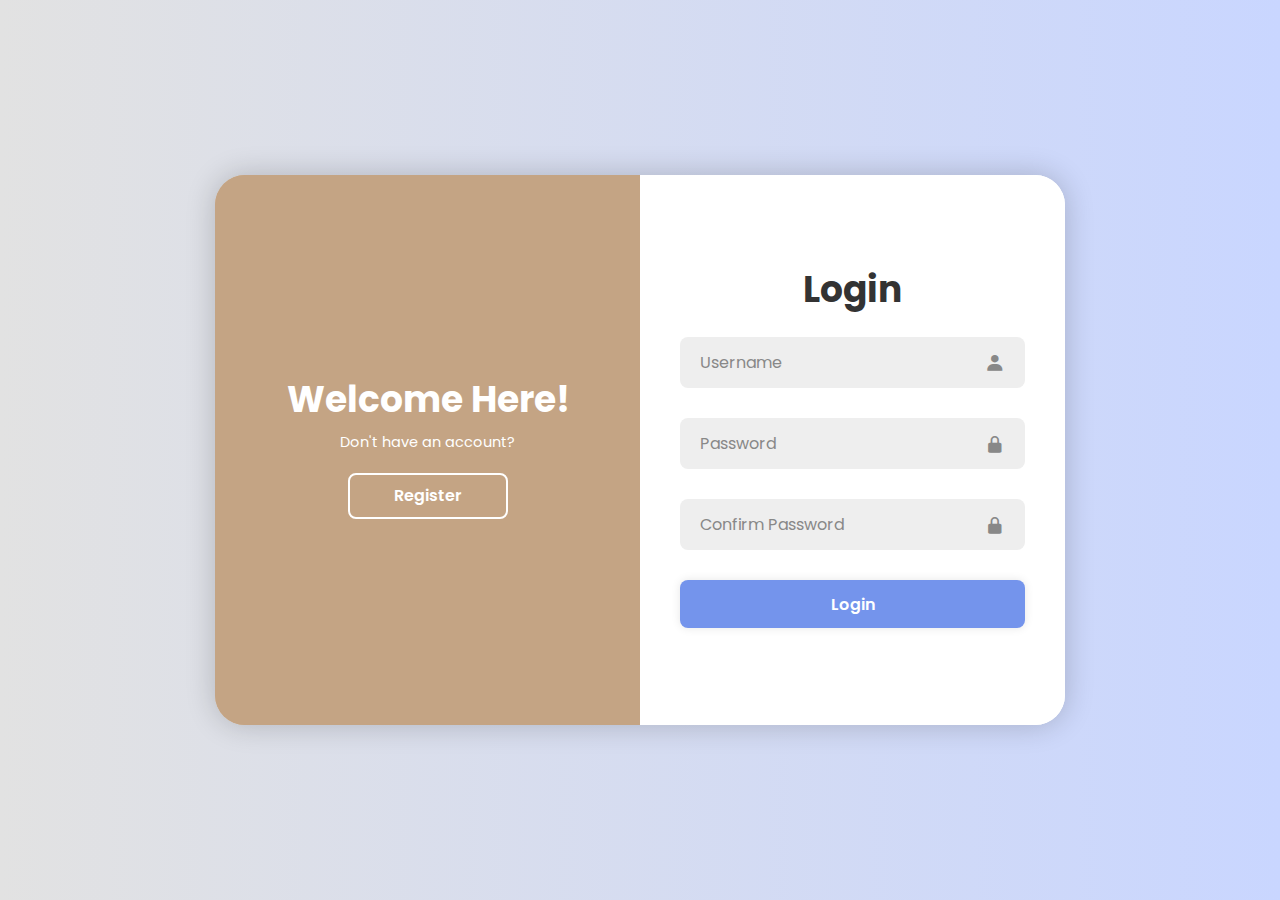
<file: user/login.html>
<!DOCTYPE html>
<html lang="en">
<head>
    <meta charset="UTF-8">
    <meta name="viewport" content="width=device-width, initial-scale=1.0">
    <title>DishDelight/login</title>
    <link rel="stylesheet"   href="https://cdn.jsdelivr.net/npm/boxicons@latest/css/boxicons.min.css">
    <link rel="stylesheet" href="../css/login.css">
</head>
<body>
    <div class="container">
        <div class="form-box login">
            <form action="../db/login.php" method="post">
                <h1>Login</h1>
                <div class="input-box">
                <input type="text" placeholder="Username"  name="user_name"required>
                <i class='bx bxs-user'></i>
            </div>
            <div class="input-box">
                <input type="password" placeholder="Password" name="user_pass" required>
                <i class='bx bxs-lock-alt'></i>
            </div>
            <div class="input-box">
                <input type="password" placeholder="Confirm Password" name="user_confpass">
                <i class='bx bxs-lock-alt'></i>
            </div>
           
            <button type="submit" class="btn">Login</button>
            
            </form>
        </div>


        <div class="form-box register">
            <form action="../db/register.php" method="post" id="registrationForm">
                <h1>Registration</h1>
                <div class="input-box">
                <input type="text" placeholder="Username" id="username" name="user_name" required>
                <i class='bx bxs-user'></i>
            </div>
            <div class="input-box">
                <input type="email" placeholder="Email" name="user_email" required>
                <i class='bx bxs-envelope'></i>
            </div>
            <div class="input-box">
                <input type="password" placeholder="Password" id="password" name="user_pass" required>
                <i class='bx bxs-lock-alt'></i>
            </div>
            <div class="input-box">
                <input type="password" placeholder="Confirm Password" name="user_confpass" required>
                <i class='bx bxs-lock-alt'></i>
            </div>
           
            <button type="submit" class="btn">Register</button>
          
            
            </form>
        </div>

        <div class="toggle-box">
            <div class="toggle-panel toggle-left">
                <h1>Welcome Here!</h1>
                <p>Don't have an account?</p>
                <button class="btn register-btn">Register</button>
            </div>

            <div class="toggle-panel toggle-right">
                <h1>Welcome Back!</h1>
                <p>Already have an account?</p>
                <button class="btn login-btn">Login</button>
            </div>
        </div>
    </div>
    
<script src="../script/script.js"></script>
</body>
</html>
</file>
<file: css/login.css>
@import url('https://fonts.googleapis.com/css2?family=Poppins:ital,wght@0,200;0,300;0,400;0,500;0,600;0,700;0,800;0,900;1,800;1,900&display=swap');
*{
    font-family: "Poppins", sans-serif;
    margin: 0;
    padding: 0;
    box-sizing: border-box;
}
body{
    display: flex;
    justify-content: center;
    align-items: center;
    min-height: 100vh;
    background: linear-gradient(90deg, #e2e2e2, #c9d6ff);
}
.container{
    position: relative;
    width: 850px;
    height: 550px;
    background: #fff;
    border-radius: 30px;
    box-shadow: 0 0 30px rgba(0, 0, 0, .2);
    margin: 20px;
    overflow: hidden;
}
.form-box{
    position: absolute;
    right: 0;
    width: 50%;
    height: 100%;
    background: #fff;
    display: flex;
    align-items: center;
    color: #333;
    text-align: center;
    padding: 40px;
    z-index: 1;
    transition: .6s ease-in-out 1.2s, visibility 0s 1s;
}
.container.active .form-box{
    right: 50%;
}
.form-box.register{
    visibility: hidden;
}
.container.active .form-box.register{
    visibility: visible;
}
form{
    width: 100%;
}
.container h1{
    font-size: 36px;
    margin: -10px 0;
}
.input-box{
    position: relative;
    margin: 30px 0;
}
.input-box input{
    width: 100%;
    padding: 13px 50px 13px 20px;
    background: #eee;
    border-radius: 8px;
    border: none;
    outline: none;
    font-size: 16px;
    color: #333;
    font-weight: 500;
}
.input-box input::placeholder{
    color: #888;
    font-weight: 400;
}
.input-box i{
    position: absolute;
    right: 20px;
    top: 50%;
    transform: translateY(-50%);
    font-size: 20px;
    color: #888;
}
.forgot-link{
    margin: -15px 0 15px;
}
.forgot-link a{
    font-size: 14.5px;
    color: #333;
    text-decoration: none;
}
.btn{
    width: 100%;
    height: 48px;
    background: #7494ec;
    border-radius: 8px;
    box-shadow: 0 0 10px rgba(0, 0, 0, .1);
    border: none;
    cursor: pointer;
    font-size: 16px;
    color: #fff;
    font-weight: 600;
}
.btn:hover{
    color:black;
    background: burlywood;
}
.container p {
    font-size: 14.5px;
    margin:15px 0 ;
}

.toggle-box{
    position: absolute;
    width: 100%;
    height: 100%;
}
.toggle-box::before{
    content: '';
    position: absolute;
    left: -250%;
    width: 300%;
    height: 100%;
    background: #C4A484;
    border-radius: 150px;
    z-index: 2;
    transition: 1.8s ease-in-out;
}
.container.active .toggle-box::before {
    left: 50%;
}
.toggle-panel{
    position: absolute;
    width: 50%;
    height: 100%;
    background: #C4A484;
    color: #fff;
    display: flex;
    flex-direction: column;
    justify-content: center;
    align-items: center;
    z-index: 2;
    transition: .6s ease-in-out;
}
.toggle-panel.toggle-left{
    left: 0;
    transition-delay: 1.2s;
}
.container.active .toggle-panel.toggle-left{
    left: -50%;
    transition-delay: .6s;
}
.toggle-panel.toggle-right{
    right: -50%;
    transition-delay: .6s;
}
.container.active .toggle-panel.toggle-right{
    right: 0;
    transition-delay: 1.2s;
}
.toggle-panel p{
    margin-bottom: 20px;
}
.toggle-panel .btn{
    width: 160px;
    height: 46px;
    background: transparent;
    border: 2px solid #fff;
    box-shadow: none;
}
@media screen and(max-width: 650px){
    .container{
        height: calc(100vh - 40px);
    }
    .form-box{
        bottom: 0;
        width: 100%;
        height: 70%;
    }
    .container.active .form-box{
        right: 0;
        bottom: 30%;
    }
    .toggle-box::before{
        left: 0;
        top: -270%;
        width: 100%;
        height: 300%;
        border-radius: 20vw;
    }
    .container.active .toggle-box::before{
        left: 0;
        top: 70%;
    }
    .toggle-panel{
        width: 100%;
        height: 30%;
    }
    .toggle-panel.toggle-left{
        top: 0;
    }
    .container.active .toggle-panel.toggle-left{
        left: 0;
        top: -30%;
    }
    .toggle-panel.toggle-right{
        right: 0;
        bottom: -30%;
    }
    .container.active .toggle-panel.toggle-right{
        bottom: 0;
    }
}
@media screen and(max-width: 400px){
    .form-box{
        padding: 20px;
    }
    .toggle-panel h1{
        font-size: 30px;
    }
}


.header{
    position: fixed;
    top: 0;
    left: 0;
    width: 100%;
    padding: 20px 10%;
    background: transparent;
    display: flex;
    justify-content: space-between;
    align-items: center;
    z-index: 100;
}
.logo{
    font-size: 25px;
    color: #fff;
    text-decoration: none;
    font-weight: 600;
    cursor: default;
    opacity: 0;
    animation: slideRight 1s ease forwards;
}
.navbar a{
    display: inline-block;
    font-size: 18px;
    color: #fff;
    text-decoration: none;
    font-weight: 500;
    margin-left: 35px;
    transition: .3s;
    opacity: 0;
    animation: slideTop .5s ease forwards;
    animation-delay: calc(.2s * var(--i));
}
.navbar a:hover,
.navabr a.active{
    color: #0ef;
}

.home{
    position: relative;
    width: 100%;
    height: 100vh;
    display: flex;
    justify-content: space-between;
    align-items: center;
    padding: 70px 10% 0;
}
.home-content{
    max-width: 600px;
}
.home-content h3{
    font-size: 32px;
    font-weight: 700;
}
.home-content h3:nth-of-type(2){
    margin-bottom: 30px;
}
.home-content h3 span{
    color: #0ef;
}
.home-content h1{
    font-size: 56px;
    font-weight: 700;
    margin: -3px 0;
}
.home-content h3 span{
    color: #0ef;
}
.home-content p{
    font-size: 16px;
}
.home-img img{
    max-width: 450px;
    margin-right: -20px;
}
.social-media a{
    display: inline-flex;
    justify-content: center;
    align-items: center;
    width: 40px;
    height: 40px;
    background: transparent;
    border: 2px solid #0ef;
    border-radius: 50%;
    font-size: 20px;
    color: #0ef;
    text-decoration: none;
    margin: 30px 15px 30px 0;   
}
.social-media a:hover{
    background: #0ef;
    color: #1f242d;
    box-shadow: 0 0 20px #0ef;
}
.home-btn{
    display: inline-block;
    padding: 12px 28px;
    background: #0ef;
    border-radius: 40px;
    box-shadow: 0 0 10px #0ef;
    font-size: 16px;
    color: #1f242d;
    letter-spacing: 1px;
    text-decoration: none;
    font-weight: 600;
}
@keyframes slideRight{
    0%{
        transform: translateX(-100px);
        opacity: 0;
    }
    100%{
        transform: translateX(0);
        opacity: 1;
    }
}
@keyframes slideTop{
    0%{
        transform: translateY(100px);
        opacity: 0;
    }
    100%{
        transform: translateX(0);
        opacity: 1;
    }
}
</file>
